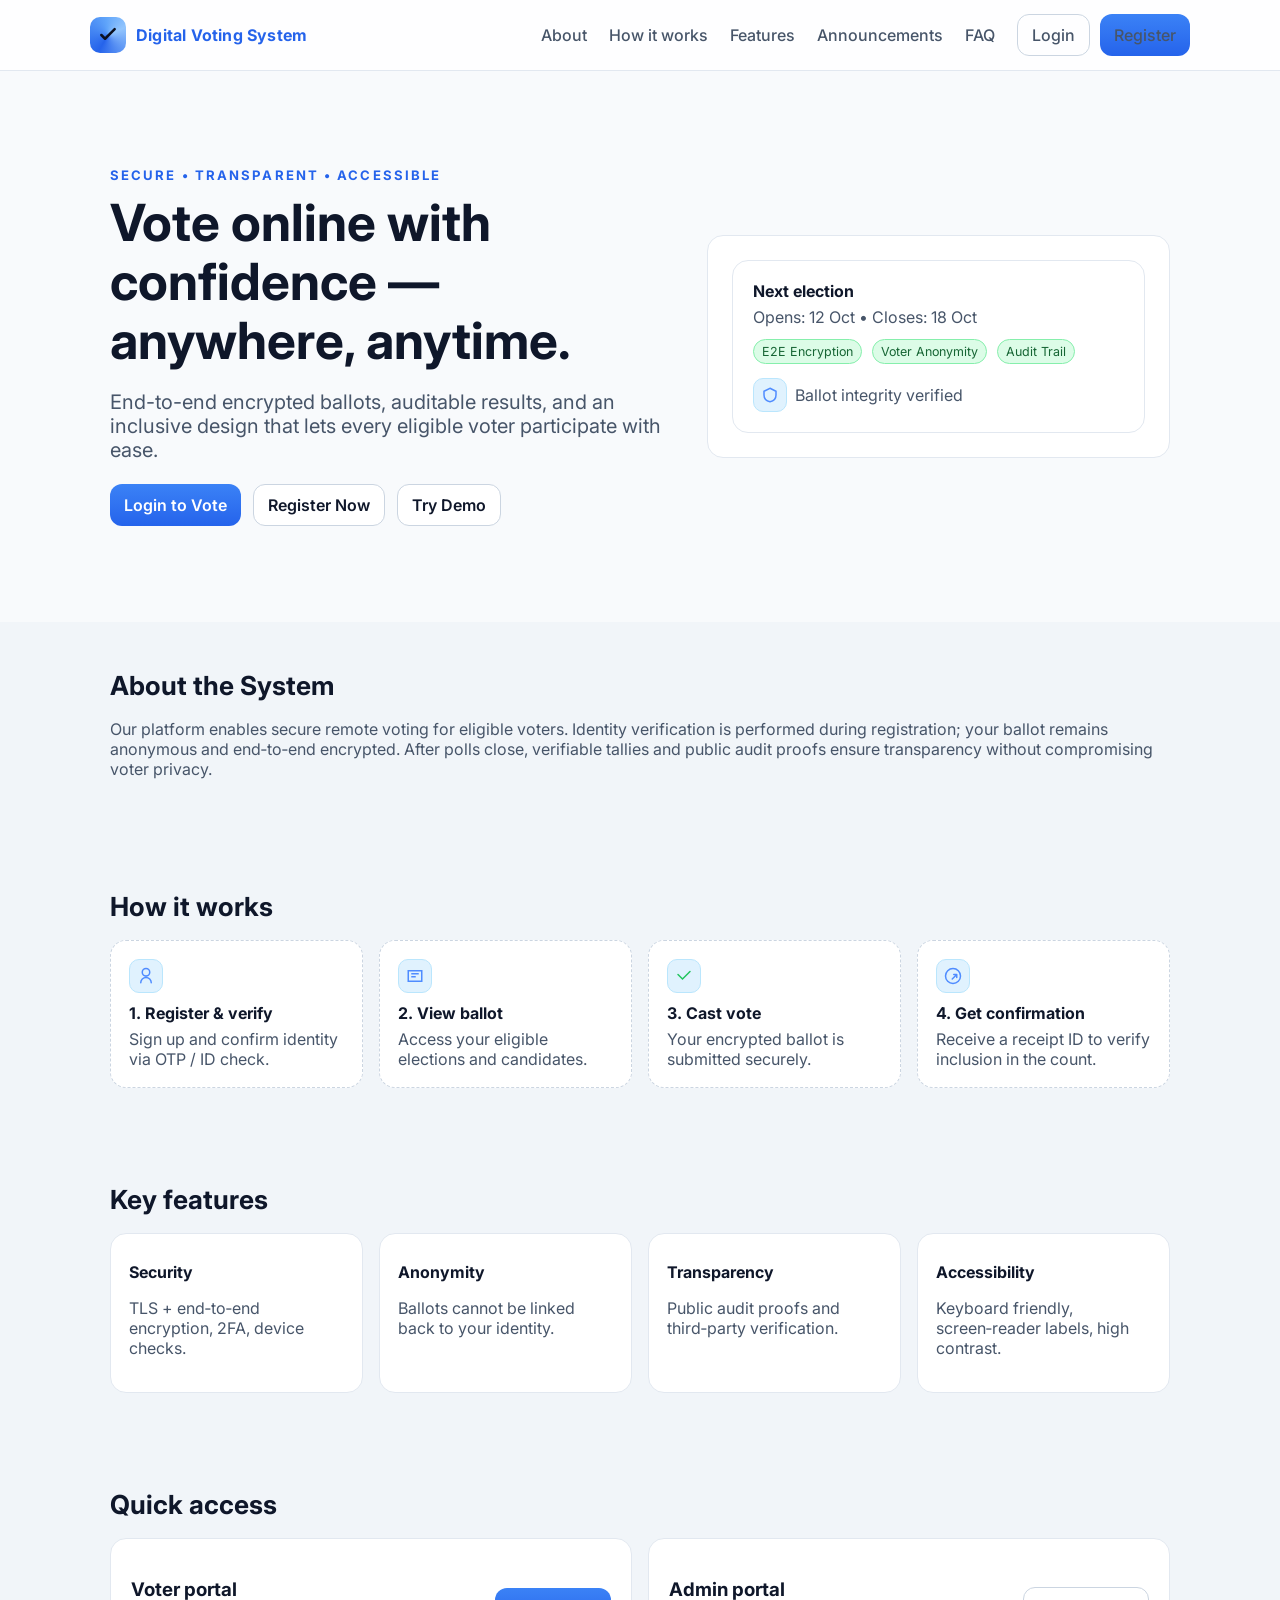
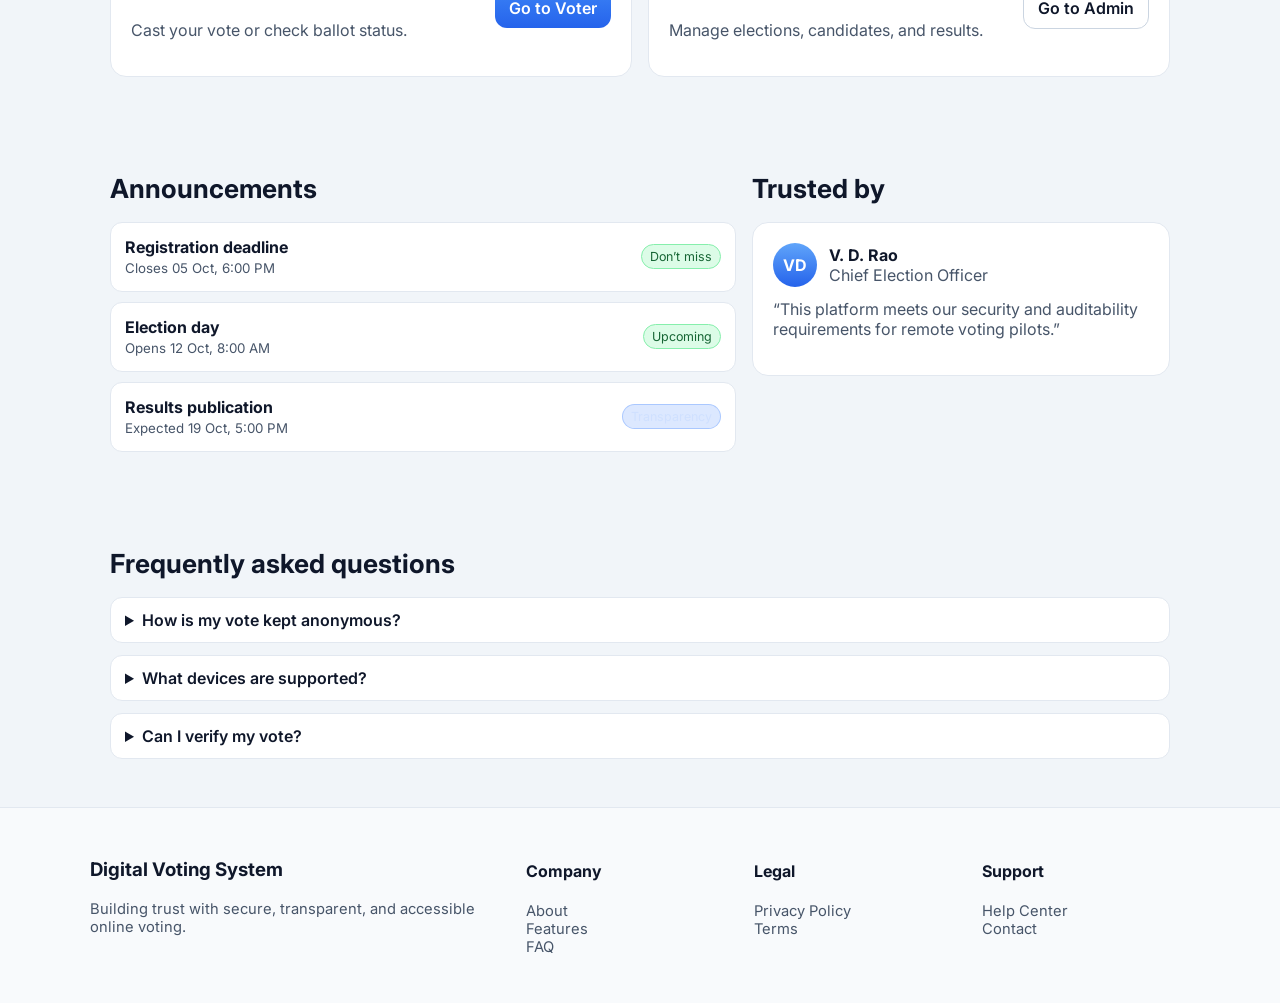
<file: frontend/index.html>
<!DOCTYPE html>
<html lang="en">
<head>
  <meta charset="UTF-8" />
  <meta name="viewport" content="width=device-width, initial-scale=1" />
  <title>Digital Voting System — Secure Online Voting</title>
  <meta name="description" content="Secure, transparent, and accessible online voting platform." />
  <link rel="preconnect" href="https://fonts.googleapis.com">
  <link rel="preconnect" href="https://fonts.gstatic.com" crossorigin>
  <link href="https://fonts.googleapis.com/css2?family=Inter:wght@400;500;600;700&display=swap" rel="stylesheet">
  <style>
    :root{
      --bg:#f8fafc;         /* light background */
      --card:#ffffff;       /* white card */
      --muted:#475569;      /* muted gray */
      --text:#0f172a;       /* dark text */
      --accent:#2563eb;     /* blue */
      --accent-2:#16a34a;   /* green */
      --danger:#dc2626;     
      --ring: 0 0 0 3px rgba(37,99,235,.35);
      --radius: 16px;
      --maxw: 1100px;
    }
    * { box-sizing: border-box; }
    html, body { height: 100%; }
    body{
      margin:0; font-family: Inter, system-ui, -apple-system, Segoe UI, Roboto, Arial, sans-serif;
      color: var(--text); background: #f1f5f9;
    }
    a { color: inherit; text-decoration: none; }
    .container{ width: min(100%, var(--maxw)); margin-inline:auto; padding-inline: 20px; }
    .skip-link{ position:absolute; left:-9999px; top:auto; width:1px; height:1px; overflow:hidden; }
    .skip-link:focus{ left: 16px; top: 16px; width:auto; height:auto; background:#000; color:#fff; padding:8px 12px; border-radius:8px; z-index:9999; }

    /* Header */
    header{ position: sticky; top:0; backdrop-filter: blur(8px); background: rgba(255,255,255,.9); border-bottom:1px solid #e2e8f0; z-index:100; }
    .nav{ display:flex; align-items:center; justify-content:space-between; padding:14px 0; }
    .brand{ display:flex; align-items:center; gap:10px; font-weight:700; letter-spacing:.2px; color: var(--accent); }
    .logo{ width:36px; height:36px; border-radius:10px; background: conic-gradient(from 210deg, var(--accent), #60a5fa 40%, #93c5fd 60%, var(--accent) 100%); display:grid; place-items:center; }
    .logo svg{ width:20px; height:20px; }

    #nav-toggle{ display:none; }
    .menu{ display:flex; gap:22px; align-items:center; }
    .menu a{ color: var(--muted); font-weight:500; }
    .menu a:hover{ color: var(--accent); }
    .cta{ display:flex; gap:10px; }
    .btn{ display:inline-flex; align-items:center; justify-content:center; gap:8px; padding:10px 14px; border-radius:12px; border:1px solid #cbd5e1; background:#fff; color:var(--text); font-weight:600; }
    .btn-primary{ background: linear-gradient(180deg, #3b82f6, #2563eb); border:none; color:#fff; }
    .btn-ghost{ background: transparent; }
    .btn:focus-visible{ outline:none; box-shadow: var(--ring); }

    @media (max-width: 900px){
      .menu{ display:none; position:absolute; top:64px; right:16px; width: calc(100% - 32px); flex-direction:column; background: #fff; padding:16px; border:1px solid #e2e8f0; border-radius: 14px; }
      #nav-toggle:checked ~ .menu{ display:flex; }
      .hamburger{ display:inline-flex; width:42px; height:42px; border-radius:12px; align-items:center; justify-content:center; border:1px solid #cbd5e1; }
    }
    @media (min-width: 901px){ .hamburger{ display:none; } }

    /* Hero */
    .hero{ padding: clamp(40px, 8vw, 96px) 0; background: #f8fafc; }
    .hero .wrap{ display:grid; grid-template-columns: 1.1fr .9fr; gap:32px; align-items:center; }
    .eyebrow{ color: var(--accent); font-weight:700; text-transform:uppercase; letter-spacing:.16em; font-size:.82rem; }
    h1{ margin:.2em 0 .4em; font-size: clamp(2rem, 3.6vw + 1rem, 3.2rem); line-height: 1.15; }
    .lead{ color: var(--muted); font-size: clamp(1rem, .5vw + 1rem, 1.25rem); }
    .hero-cta{ display:flex; gap:12px; margin-top: 22px; flex-wrap: wrap; }
    .illustration{ border:1px solid #e2e8f0; border-radius: var(--radius); padding:24px; background:#fff; }
    .card{ background:#fff; border:1px solid #e2e8f0; border-radius: var(--radius); padding: 20px; }

    /* Sections */
    section{ padding: 48px 0; }
    .section-title{ font-size: clamp(1.3rem, .8vw + 1rem, 2rem); margin: 0 0 18px; color: var(--text); }
    .muted{ color: var(--muted); }

    .steps{ display:grid; grid-template-columns: repeat(4, 1fr); gap:16px; }
    .step{ padding:18px; border-radius: var(--radius); border:1px dashed #cbd5e1; background:#fff; }
    .step h4{ margin:10px 0 6px; }
    .step p{ margin:0; color: var(--muted); }
    .icon{ width:34px; height:34px; display:inline-grid; place-items:center; border-radius:10px; background:#e0f2fe; border:1px solid #bae6fd; }

    .features{ display:grid; grid-template-columns: repeat(4, 1fr); gap:16px; }
    .feature{ padding:18px; border-radius: var(--radius); background:#fff; border:1px solid #e2e8f0; }
    .feature h4{ margin:10px 0 6px; }
    .badge{ font-size:.78rem; color:#166534; background:#dcfce7; border:1px solid #86efac; padding:4px 8px; border-radius:999px; display:inline-block; }

    .quick{ display:grid; grid-template-columns: 1fr 1fr; gap:16px; }
    .quick .card{ display:flex; align-items:center; justify-content:space-between; }

    .ann-grid{ display:grid; grid-template-columns: 1.2fr .8fr; gap:16px; }
    .ann-list{ display:grid; gap:10px; }
    .ann{ padding:14px; border-radius:12px; border:1px solid #e2e8f0; background:#fff; display:flex; align-items:center; justify-content:space-between; }
    .ann small { color: var(--muted); }
    .official{ display:flex; align-items:center; gap:12px; }
    .avatar{ width:44px; height:44px; border-radius:50%; background: linear-gradient(180deg, #60a5fa, #2563eb); display:grid; place-items:center; font-weight:700; color:#fff; }

    .faq{ display:grid; gap:12px; }
    details{ background:#fff; border:1px solid #e2e8f0; border-radius:12px; padding:12px 14px; }
    summary{ cursor:pointer; font-weight:600; }

    footer{ border-top:1px solid #e2e8f0; background: #f8fafc; }
    .footer-grid{ display:grid; grid-template-columns: 2fr 1fr 1fr 1fr; gap:20px; padding:32px 0; }
    .footnote{ color: var(--muted); font-size:.92rem; }

    @media (max-width: 1000px){ .hero .wrap{ grid-template-columns: 1fr; } .steps, .features{ grid-template-columns: repeat(2, 1fr);} .ann-grid{ grid-template-columns: 1fr; } }
    @media (max-width: 560px){ .steps, .features, .quick, .footer-grid{ grid-template-columns: 1fr; } }
  </style>
</head>

<body>
  <a class="skip-link" href="#main">Skip to content</a>

  <!-- Header / Navigation -->
  <header>
    <div class="container nav">
      <div class="brand">
        <div class="logo" aria-hidden="true">
          <svg viewBox="0 0 24 24" fill="none" aria-hidden="true"><path d="M4 12l4.5 4.5L20 5" stroke="#0b1020" stroke-width="3" stroke-linecap="round" stroke-linejoin="round"/></svg>
        </div>
        <span>Digital Voting System</span>
      </div>

      <label for="nav-toggle" class="hamburger" aria-label="Open menu">
        <svg width="22" height="22" viewBox="0 0 24 24" fill="none"><path d="M3 6h18M3 12h18M3 18h18" stroke="#e6edf7" stroke-width="2" stroke-linecap="round"/></svg>
      </label>
      <input type="checkbox" id="nav-toggle" aria-hidden="true" />

      <nav class="menu" aria-label="Primary">
        <a href="#about">About</a>
        <a href="#how">How it works</a>
        <a href="#features">Features</a>
        <a href="#announcements">Announcements</a>
        <a href="#faq">FAQ</a>
        <div class="cta">
          <a class="btn btn-ghost" href="login.html">Login</a>
          <a class="btn btn-primary" href="registration.html">Register</a>
        </div>
      </nav>
    </div>
  </header>

  <main id="main">
    <!-- Hero -->
    <section class="hero">
      <div class="container wrap">
        <div>
          <div class="eyebrow">Secure • Transparent • Accessible</div>
          <h1>Vote online with confidence — anywhere, anytime.</h1>
          <p class="lead">End-to-end encrypted ballots, auditable results, and an inclusive design that lets every eligible voter participate with ease.</p>
          <div class="hero-cta">
            <a class="btn btn-primary" href="login.html" aria-label="Login to vote">Login to Vote</a>
            <a class="btn" href="registration.html" aria-label="Register now">Register Now</a>
            <a class="btn" href="#demo" aria-label="Try a demo ballot">Try Demo</a>
          </div>
          <!-- index.html -->
<nav>
  <!-- <a href="registration.html">Register</a> -->
  <a href="login.html"></a>
</nav>

        </div>
        <div class="illustration float" aria-hidden="true">
          <div class="card">
            <strong>Next election</strong>
            <div class="muted" style="margin-top:6px">Opens: 12 Oct • Closes: 18 Oct</div>
            <div style="margin-top:12px; display:flex; gap:10px;">
              <span class="badge">E2E Encryption</span>
              <span class="badge">Voter Anonymity</span>
              <span class="badge">Audit Trail</span>
            </div>
            <div style="margin-top:14px; display:flex; gap:8px; align-items:center;">
              <span class="icon" aria-hidden="true">
                <svg width="18" height="18" viewBox="0 0 24 24" fill="none"><path d="M12 3l8 4v5c0 5-3 8-8 9-5-1-8-4-8-9V7l8-4z" stroke="#4f8cff" stroke-width="2"/></svg>
              </span>
              <span class="muted">Ballot integrity verified</span>
            </div>
          </div>
        </div>
      </div>
    </section>

    <!-- About -->
    <section id="about">
      <div class="container">
        <h2 class="section-title">About the System</h2>
        <p class="muted">Our platform enables secure remote voting for eligible voters. Identity verification is performed during registration; your ballot remains anonymous and end‑to‑end encrypted. After polls close, verifiable tallies and public audit proofs ensure transparency without compromising voter privacy.</p>
      </div>
    </section>

    <!-- How it works -->
    <section id="how">
      <div class="container">
        <h2 class="section-title">How it works</h2>
        <div class="steps">
          <div class="step">
            <span class="icon" aria-hidden="true"><svg width="18" height="18" viewBox="0 0 24 24" fill="none"><path d="M12 12a5 5 0 100-10 5 5 0 000 10zm-7 9a7 7 0 0114 0" stroke="#4f8cff" stroke-width="2" stroke-linecap="round"/></svg></span>
            <h4>1. Register & verify</h4>
            <p>Sign up and confirm identity via OTP / ID check.</p>
          </div>
          <div class="step">
            <span class="icon" aria-hidden="true"><svg width="18" height="18" viewBox="0 0 24 24" fill="none"><path d="M3 5h18v14H3z M7 9h10M7 13h6" stroke="#4f8cff" stroke-width="2"/></svg></span>
            <h4>2. View ballot</h4>
            <p>Access your eligible elections and candidates.</p>
          </div>
          <div class="step">
            <span class="icon" aria-hidden="true"><svg width="18" height="18" viewBox="0 0 24 24" fill="none"><path d="M4 10l6 6L20 6" stroke="#22c55e" stroke-width="2" stroke-linecap="round"/></svg></span>
            <h4>3. Cast vote</h4>
            <p>Your encrypted ballot is submitted securely.</p>
          </div>
          <div class="step">
            <span class="icon" aria-hidden="true"><svg width="18" height="18" viewBox="0 0 24 24" fill="none"><path d="M12 22a10 10 0 100-20 10 10 0 000 20zm-1-6l6-6m0 0h-4m4 0v4" stroke="#4f8cff" stroke-width="2" stroke-linecap="round"/></svg></span>
            <h4>4. Get confirmation</h4>
            <p>Receive a receipt ID to verify inclusion in the count.</p>
          </div>
        </div>
      </div>
    </section>

    <!-- Features -->
    <section id="features">
      <div class="container">
        <h2 class="section-title">Key features</h2>
        <div class="features">
          <div class="feature">
            <h4>Security</h4>
            <p class="muted">TLS + end‑to‑end encryption, 2FA, device checks.</p>
          </div>
          <div class="feature">
            <h4>Anonymity</h4>
            <p class="muted">Ballots cannot be linked back to your identity.</p>
          </div>
          <div class="feature">
            <h4>Transparency</h4>
            <p class="muted">Public audit proofs and third‑party verification.</p>
          </div>
          <div class="feature">
            <h4>Accessibility</h4>
            <p class="muted">Keyboard friendly, screen‑reader labels, high contrast.</p>
          </div>
        </div>
      </div>
    </section>

    <!-- Quick access -->
    <section id="login" aria-labelledby="quick-actions">
      <div class="container">
        <h2 id="quick-actions" class="section-title">Quick access</h2>
        <div class="quick">
          <div class="card">
            <div>
              <h3>Voter portal</h3>
              <p class="muted">Cast your vote or check ballot status.</p>
            </div>
            <a class="btn btn-primary" href="#">Go to Voter</a>
          </div>
          <div class="card">
            <div>
              <h3>Admin portal</h3>
              <p class="muted">Manage elections, candidates, and results.</p>
            </div>
            <a class="btn" href="#">Go to Admin</a>
          </div>
        </div>
      </div>
    </section>

    <!-- Announcements / Trust -->
    <section id="announcements">
      <div class="container ann-grid">
        <div>
          <h2 class="section-title">Announcements</h2>
          <div class="ann-list">
            <div class="ann"><div>
              <strong>Registration deadline</strong><br><small>Closes 05 Oct, 6:00 PM</small></div>
              <span class="badge">Don’t miss</span>
            </div>
            <div class="ann"><div>
              <strong>Election day</strong><br><small>Opens 12 Oct, 8:00 AM</small></div>
              <span class="badge">Upcoming</span>
            </div>
            <div class="ann"><div>
              <strong>Results publication</strong><br><small>Expected 19 Oct, 5:00 PM</small></div>
              <span class="badge" style="background: rgba(79,140,255,.2); border-color: rgba(79,140,255,.35); color:#cfe0ff;">Transparency</span>
            </div>
          </div>
        </div>
        <div>
          <h2 class="section-title">Trusted by</h2>
          <div class="card">
            <div class="official">
              <div class="avatar" aria-hidden="true">VD</div>
              <div>
                <strong>V. D. Rao</strong>
                <div class="muted">Chief Election Officer</div>
              </div>
            </div>
            <p class="muted" style="margin-top:12px">“This platform meets our security and auditability requirements for remote voting pilots.”</p>
          </div>
        </div>
      </div>
    </section>

    <!-- FAQ -->
    <section id="faq">
      <div class="container">
        <h2 class="section-title">Frequently asked questions</h2>
        <div class="faq">
          <details>
            <summary>How is my vote kept anonymous?</summary>
            <p class="muted">We separate identity verification from ballot casting and use cryptography so submitted votes cannot be linked to accounts.</p>
          </details>
          <details>
            <summary>What devices are supported?</summary>
            <p class="muted">Modern browsers on desktop and mobile with updated operating systems. No app install required.</p>
          </details>
          <details>
            <summary>Can I verify my vote?</summary>
            <p class="muted">Yes—after submitting, you receive a receipt ID that appears in the public audit list once tallied.</p>
          </details>
        </div>
      </div>
    </section>
  </main>

  <!-- Footer -->
  <footer>
    <div class="container footer-grid">
      <div>
        <h3>Digital Voting System</h3>
        <p class="footnote">Building trust with secure, transparent, and accessible online voting.</p>
      </div>
      <div>
        <h4>Company</h4>
        <p class="footnote"><a href="#about">About</a><br><a href="#features">Features</a><br><a href="#faq">FAQ</a></p>
      </div>
      <div>
        <h4>Legal</h4>
        <p class="footnote"><a href="#">Privacy Policy</a><br><a href="#">Terms</a></p>
      </div>
      <div>
        <h4>Support</h4>
        <p class="footnote"><a href="#">Help Center</a><br><a href="#">Contact</a></p>
      </div>
    </div>
  </footer>
</body>
</html>
</file>
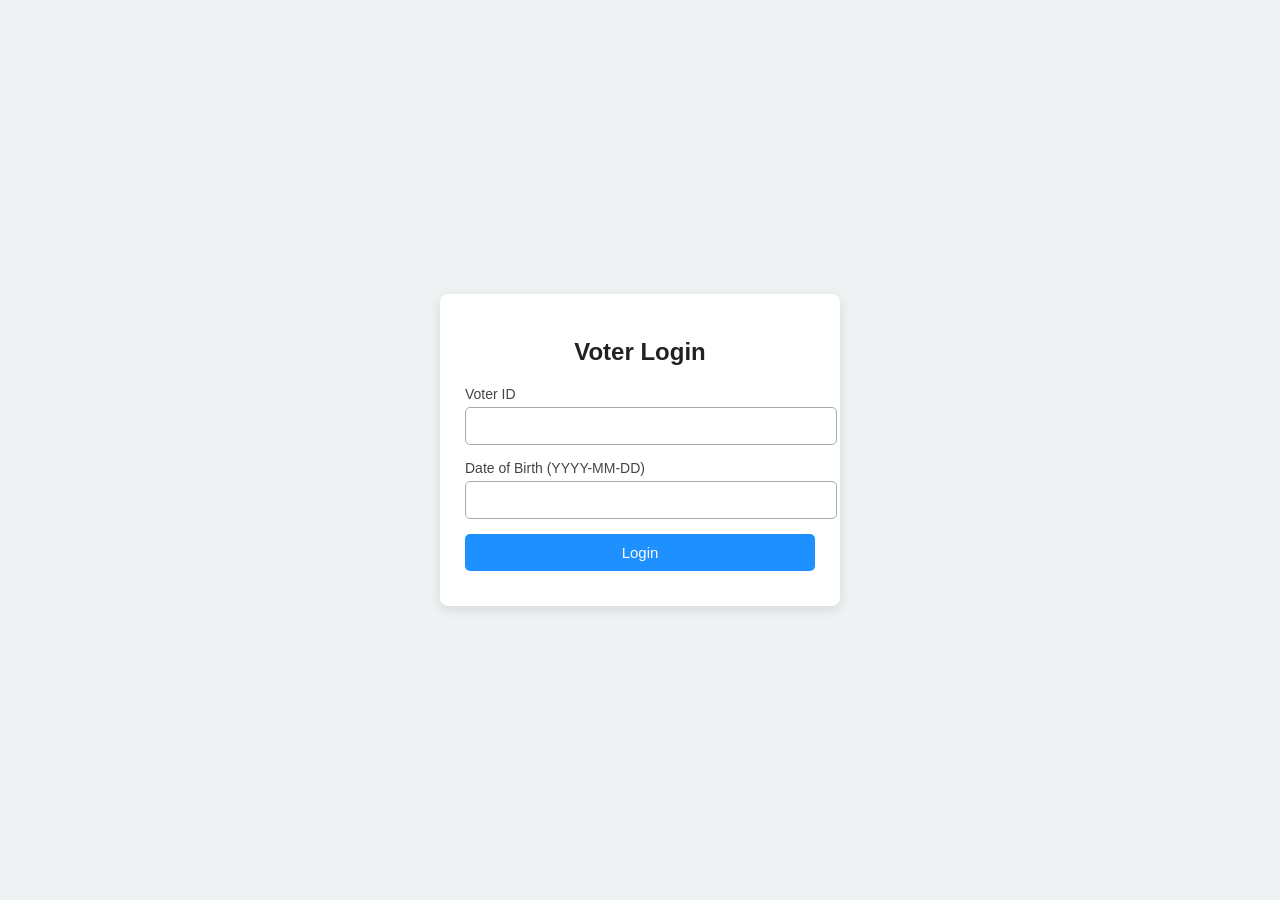
<file: frontend/login.html>
<!DOCTYPE html>
<html lang="en">
<head>
    <meta charset="UTF-8">
    <meta name="viewport" content="width=device-width, initial-scale=1.0">
    <title>Online Voting System - Login</title>
    <style>
        body {
            font-family: Arial, sans-serif;
            background: #eef2f3;
            display: flex;
            justify-content: center;
            align-items: center;
            height: 100vh;
            margin: 0;
        }
        .login-container {
            background: white;
            width: 350px;
            padding: 25px;
            border-radius: 8px;
            box-shadow: 0 4px 12px rgba(0,0,0,0.1);
        }
        .login-container h2 {
            text-align: center;
            margin-bottom: 20px;
            color: #222;
        }
        .input-group {
            margin-bottom: 15px;
        }
        .input-group label {
            font-size: 14px;
            display: block;
            margin-bottom: 5px;
            color: #444;
        }
        .input-group input {
            width: 100%;
            padding: 10px;
            border: 1px solid #aaa;
            border-radius: 5px;
            font-size: 14px;
        }
        .btn-login {
            width: 100%;
            padding: 10px;
            background: #1e90ff;
            border: none;
            color: white;
            font-size: 15px;
            border-radius: 5px;
            cursor: pointer;
        }
        .btn-login:hover {
            background: #0d6efd;
        }
        .msg {
            color: red;
            text-align: center;
            margin-top: 10px;
            font-size: 14px;
        }
    </style>
</head>
<body>

    <div class="login-container">
        <h2>Voter Login</h2>
        <form id="loginForm">
            <div class="input-group">
                <label for="voterid">Voter ID</label>
                <input type="text" id="voterid" required>
            </div>
            <div class="input-group">
                <label for="dob">Date of Birth (YYYY-MM-DD)</label>
                <input type="text" id="dob" required>
            </div>
            <button type="submit" class="btn-login">Login</button>
            <div class="msg" id="msg"></div>
        </form>
    </div>

    <script>
    document.getElementById("loginForm").addEventListener("submit", async (e) => {
        e.preventDefault();
        let voterid = document.getElementById("voterid").value;
        let dob = document.getElementById("dob").value;

        let response = await fetch("http://localhost:9090/login", {
            method: "POST",
            body: new URLSearchParams({ voterid, dob })
        });

        let result = await response.text();
        document.getElementById("msg").textContent = result;

        // ✅ If backend returns success, redirect to Main Page
        if (result.toLowerCase().includes("success")) {
            alert("Login Successful!");
            window.location.href = "main.html";  // ✅ Redirect to main page
        }
    });
</script>


</body>
</html>
</file>
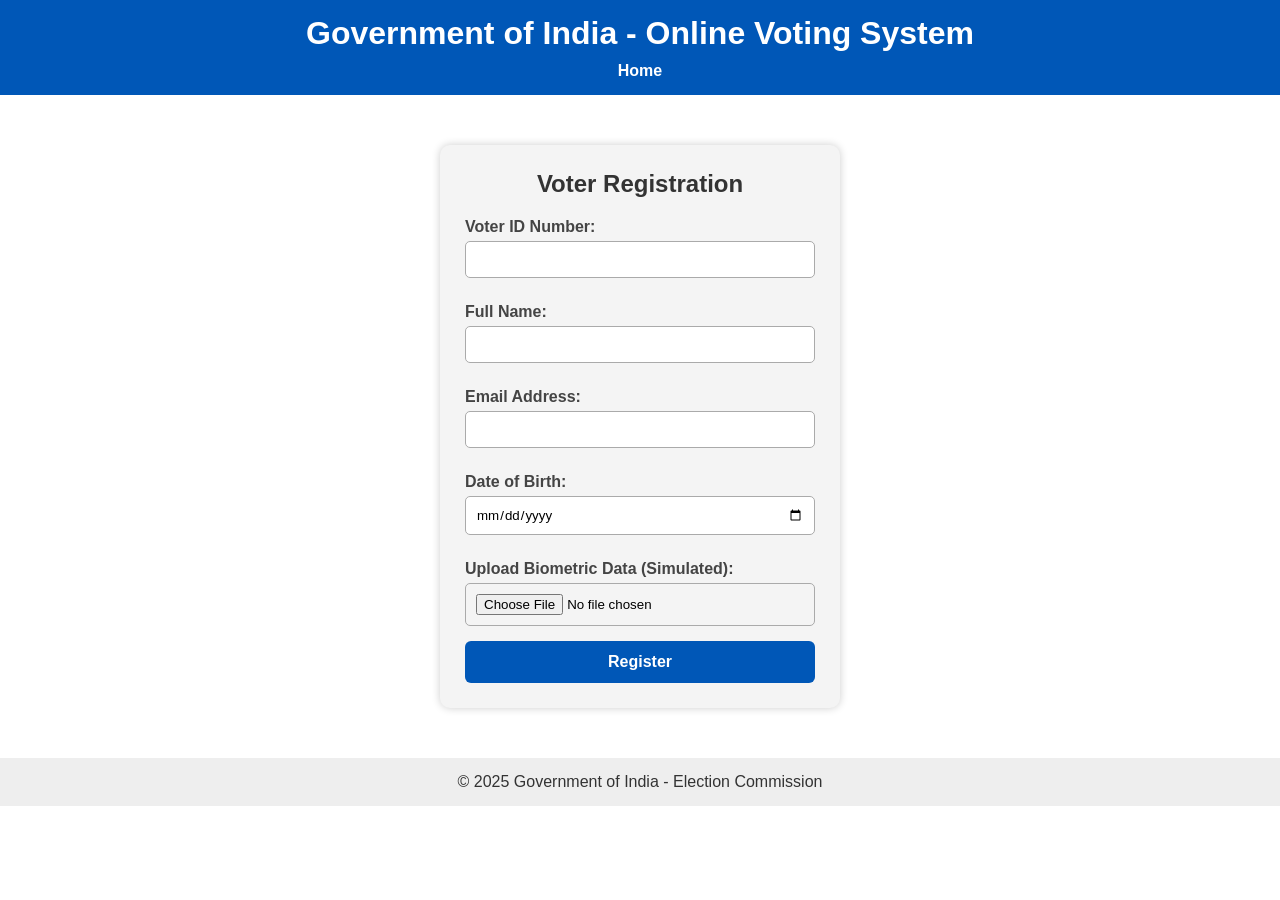
<file: frontend/registration.html>
<!-- registration.html -->
<!DOCTYPE html>
<html lang="en">
<head>
  <meta charset="UTF-8">
  <meta name="viewport" content="width=device-width, initial-scale=1.0">
  <title>Voter Registration - Online Voting System</title>
  <link rel="stylesheet" href="registration.css">
</head>
<body>
  <header>
    <h1>Government of India - Online Voting System</h1>
    <nav>
      <a href="index.html">Home</a>
    </nav>
  </header>

  <main>
    <div class="form-container">
      <h2>Voter Registration</h2>
      <form action="index.html" method="post">
        <label for="voterid">Voter ID Number:</label>
        <input type="text" id="voterid" name="voterid" required>

        <label for="fullname">Full Name:</label>
        <input type="text" id="fullname" name="fullname" required>

        <label for="email">Email Address:</label>
        <input type="email" id="email" name="email" required>

        <label for="dob">Date of Birth:</label>
        <input type="date" id="dob" name="dob" required>

        <label for="biometric">Upload Biometric Data (Simulated):</label>
        <input type="file" id="biometric" name="biometric" accept=".jpg,.png,.pdf">

        <button type="submit">Register</button>
      </form>
    </div>
  </main>

  <footer>
    <p>&copy; 2025 Government of India - Election Commission</p>
  </footer>
   <script>
    const form = document.getElementById('registrationForm');

    form.addEventListener('submit', async (e) => {
      e.preventDefault(); // prevent page reload

      const voterId = document.getElementById('voterid').value;
      const fullName = document.getElementById('fullname').value;
      const email = document.getElementById('email').value;
      const dob = document.getElementById('dob').value;
      const biometricFile = document.getElementById('biometric').files[0];

      const reader = new FileReader();
      reader.onload = async () => {
        const biometricData = reader.result || null; // base64 string or null

        const payload = {
          voterId,
          fullName,
          email,
          dob,
          biometricData
        };

        try {
          const response = await fetch('http://localhost:9090/register', {
            method: 'POST',
            headers: {
              'Content-Type': 'application/json'
            },
            body: JSON.stringify(payload)
          });

          if (response.ok) {
            const result = await response.json();
            alert('Registration successful! Your voter ID: ' + result.voterId);
            form.reset();
          } else {
            const error = await response.json();
            alert('Registration failed: ' + error.message);
          }
        } catch (err) {
          console.error(err);
          alert('Error connecting to server.');
        }
      };

      if (biometricFile) {
        reader.readAsDataURL(biometricFile);
      } else {
        reader.onload(); // send empty biometric
      }
    });
  </script>
</body>
</html>
</file>
<file: frontend/registration.css>
/* General Reset */
* {
  margin: 0;
  padding: 0;
  box-sizing: border-box;
  font-family: Arial, sans-serif;
}

/* Header */
header {
  background: #0057b7;
  color: white;
  padding: 15px;
  text-align: center;
}
header nav {
  margin-top: 10px;
}
header nav a {
  color: white;
  text-decoration: none;
  margin: 0 10px;
  font-weight: bold;
}
header nav a:hover {
  text-decoration: underline;
}

/* Form Container */
.form-container {
  background: #f4f4f4;
  width: 400px;
  margin: 50px auto;
  padding: 25px;
  border-radius: 10px;
  box-shadow: 0 0 8px rgba(0,0,0,0.2);
}

.form-container h2 {
  text-align: center;
  margin-bottom: 20px;
  color: #333;
}

form label {
  display: block;
  margin: 10px 0 5px;
  font-weight: bold;
  color: #444;
}

form input {
  width: 100%;
  padding: 10px;
  border: 1px solid #aaa;
  border-radius: 5px;
  margin-bottom: 15px;
}

form button {
  width: 100%;
  padding: 12px;
  background: #0057b7;
  color: white;
  border: none;
  border-radius: 6px;
  cursor: pointer;
  font-size: 16px;
  font-weight: bold;
}

form button:hover {
  background: #004099;
}

/* Footer */
footer {
  text-align: center;
  margin-top: 40px;
  padding: 15px;
  background: #eee;
  color: #333;
}
</file>
